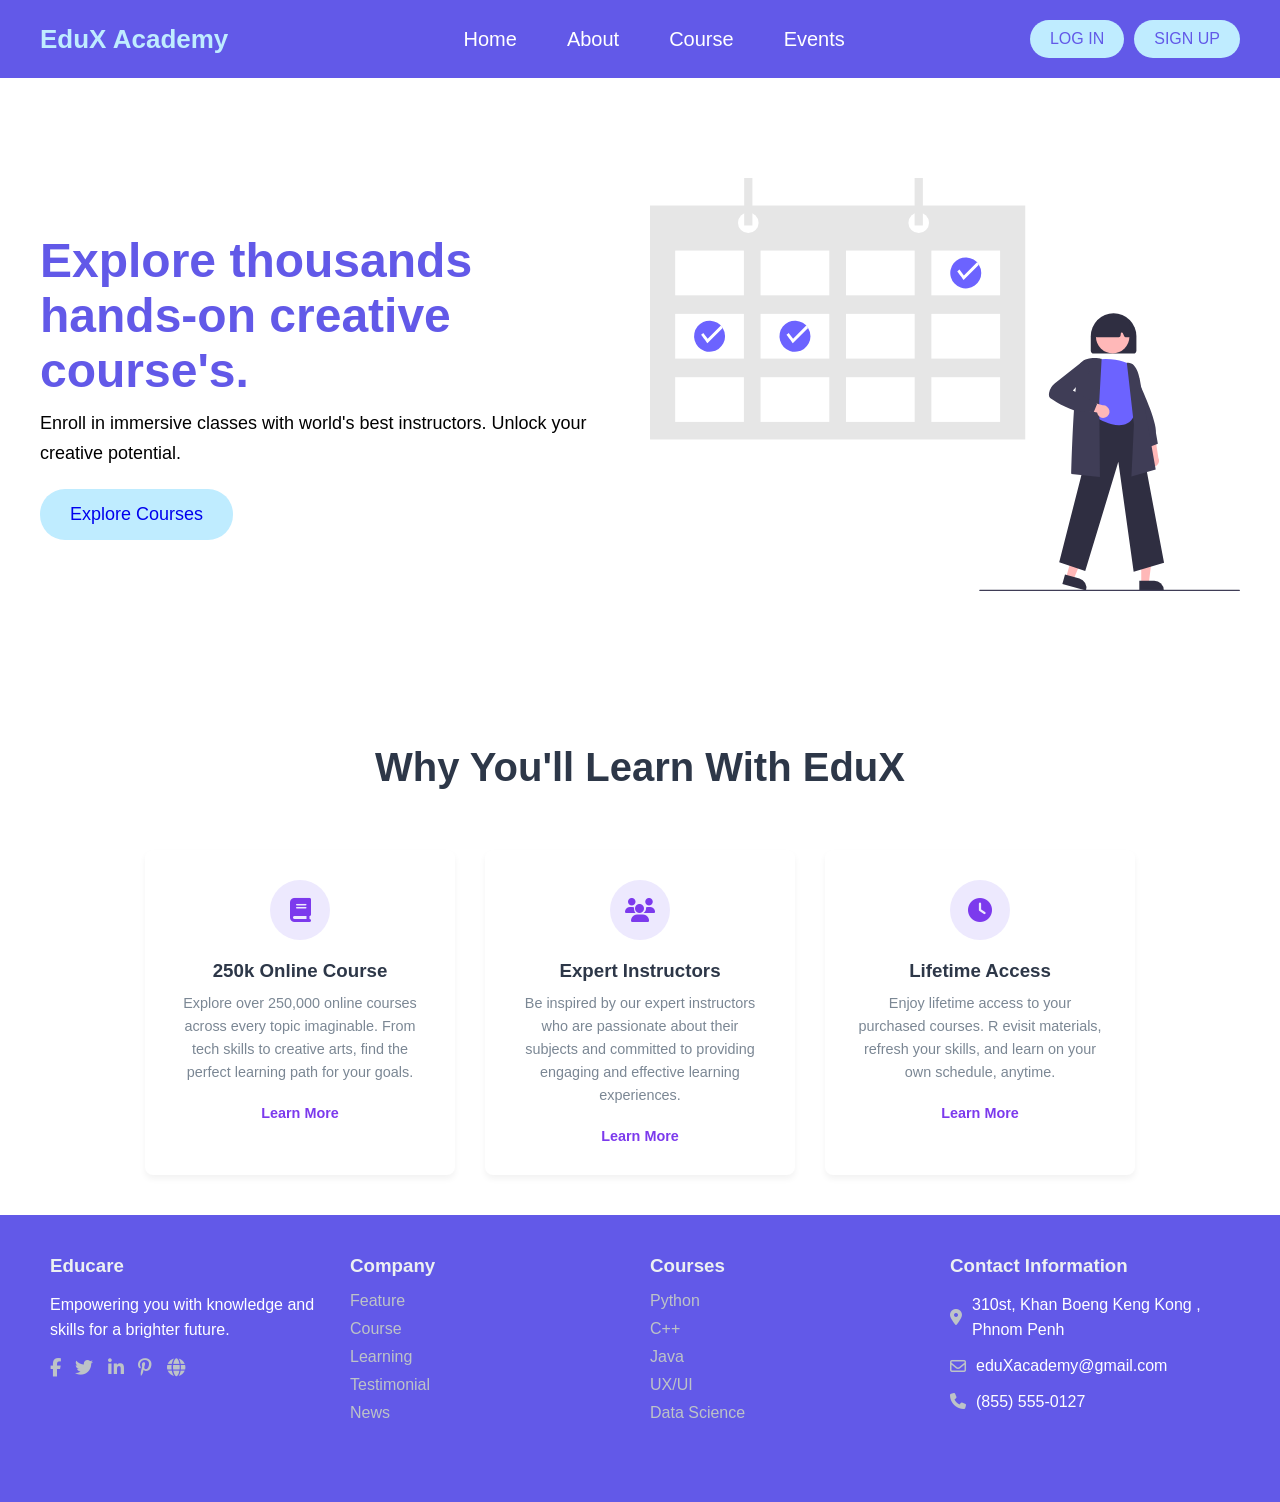
<file: index.html>
<!DOCTYPE html>
<html lang="en">
<head>
    <meta charset="UTF-8">
    <meta name="viewport" content="width=device-width, initial-scale=1.0">
    <title>EduX Academy</title>
    <link rel="stylesheet" href="styles.css">
    <link rel="stylesheet" href="https://cdnjs.cloudflare.com/ajax/libs/font-awesome/6.7.2/css/all.min.css" />
</head>
<body>
    <header>
        <nav class="navbar">
            <div class="logo">EduX Academy</div>
            <ul class="nav-links">
                <li><a href="index.html">Home</a></li>
                <li><a href="about.html">About</a></li>
                <li><a href="course.html">Course </a></li>
                <li><a href="events.html">Events</a></li>
            </ul>
            <div class="buttons-container">

                <a href="login.html">
                    <button class="enroll-button">LOG IN</button>
                </a>
                <a href="sign_up.html">
                    <button class="enroll-button">SIGN UP</button>
                </a>
            </div>
        </nav>
    </header>

<!-- main content -->
    <div class="main-container">
        <div class="hero-section">
            <div class="hero-text">
                <h1>Explore thousands <span>hands-on creative course's.</span></h1>
                <p>Enroll in immersive classes with world's best instructors. Unlock your creative potential.
                </p>
                <div class="hero-buttons">
                    <button class="btn1">
                    <a href="course.html">Explore Courses</a>
                    </button>
                </div>
            </div>
            <div class="hero-image">
                <img src="event.svg" alt="Online Education Illustration">
            </div>
        </div>
    
        <div class="container">
            <div class="top-section">
                <p></p>
                <h2>Why You'll Learn With EduX</h2>
                
            </div>
            <div class="features-grid">
                <div class="feature-card">
                    <div class="feature-icon">
                        <i class="fas fa-book"></i>
                    </div>
                    <h3 class="feature-title">250k Online Course</h3>
                    <p class="feature-description">Explore over 250,000 online courses across every topic imaginable. 
                        From tech skills to creative arts, find the perfect learning path for your goals.</p>
                    <a href="course.html" class="learn-more-link">Learn More</a>
                </div>
                <div class="feature-card">
                    <div class="feature-icon">
                        <i class="fas fa-users"></i>
                    </div>
                    <h3 class="feature-title">Expert Instructors</h3>
                    <p class="feature-description">Be inspired by our expert instructors who are passionate about their subjects and 
                        committed to providing engaging and effective learning experiences.</p>
                    <a href="course.html" class="learn-more-link">Learn More</a>
                </div>
                <div class="feature-card">
                    <div class="feature-icon">
                        <i class="fas fa-clock"></i>
                    </div>
                    <h3 class="feature-title">Lifetime Access</h3>
                    <p class="feature-description">Enjoy lifetime access to your purchased courses. R
                        evisit materials, refresh your skills, and learn on your own schedule, anytime.</p>
                    <a href="course.html" class="learn-more-link">Learn More</a>
                </div>
            </div>
        </div>
    </div>

<!-- footer -->
    <footer>
        <div class="footer-container">
            <div class="footer-section educare">
                <h3>Educare</h3>
                <p>Empowering you with knowledge and skills for a brighter future.</p>
                <div class="social-icons">
                    <a href="#"><i class="fab fa-facebook-f"></i></a>
                    <a href="#"><i class="fab fa-twitter"></i></a>
                    <a href="#"><i class="fab fa-linkedin-in"></i></a>
                    <a href="#"><i class="fab fa-pinterest-p"></i></a>
                    <a href="#"><i class="fas fa-globe"></i></a>
                </div>
            </div>
            <div class="footer-section company">
                <h3>Company</h3>
                <ul>
                    <li><a href="#">Feature</a></li>
                    <li><a href="#">Course</a></li>
                    <li><a href="#">Learning</a></li>
                    <li><a href="#">Testimonial</a></li>
                    <li><a href="#">News</a></li>
                </ul>
            </div>
            <div class="footer-section courses">
                <h3>Courses</h3>
                <ul>
                    <li><a href="#">Python</a></li>
                    <li><a href="#">C++</a></li>
                    <li><a href="#">Java</a></li>
                    <li><a href="#">UX/UI</a></li>
                    <li><a href="#">Data Science</a></li>
                </ul>
            </div>
            <div class="footer-section contact">
                <h3>Contact Information</h3>
                <p><i class="fas fa-map-marker-alt"></i> 310st, Khan Boeng Keng Kong , Phnom Penh</p>
                <p><i class="far fa-envelope"></i> eduXacademy@gmail.com</p>
                <p><i class="fas fa-phone"></i> (855) 555-0127</p>
            </div>
        </div>
    </footer>
        
</body>
</html>
</file>
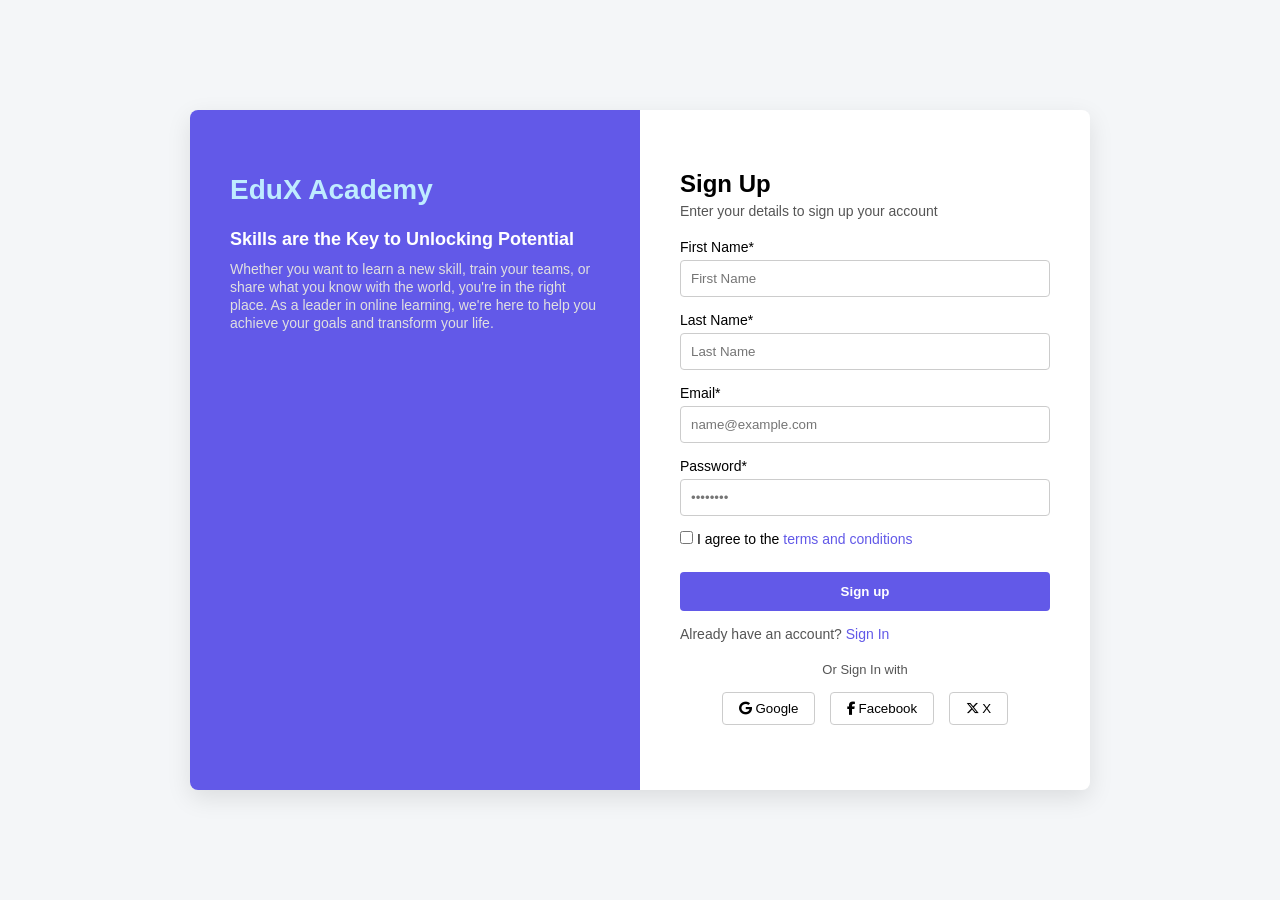
<file: sign_up.html>
<!DOCTYPE html>
<html lang="en">
<head>
  <meta charset="UTF-8" />
  <meta name="viewport" content="width=device-width, initial-scale=1.0"/>
  <title>EduX</title>
  <link rel="stylesheet" href="sign_up.css" />
  <link rel="stylesheet" href="https://cdnjs.cloudflare.com/ajax/libs/font-awesome/6.7.2/css/all.min.css" />
</head>
<body>
    <div class="container">
        <div class="left-side">
            <div class="branding">
                <h1>EduX Academy <br></h1>
                <h2>Skills are the Key to Unlocking Potential</h2>
                <small>Whether you want to learn a new skill, train your teams, 
                    or share what you know with the world, you're in the right place. 
                    As a leader in online learning, we're here to help you achieve your goals and transform your life.</small>
            </div>
        </div>
        <div class="right-side">
            <form class="form-box" action="/upload" enctype="multipart/form-data" method="post">
                <h2>Sign Up</h2>
                <p>Enter your details to sign up your account</p>

                <label>First Name*</label>
                <input type="text" placeholder="First Name" required />

                <label>Last Name*</label>
                <input type="text" placeholder="Last Name" required />

                <label>Email*</label>
                <input type="email" placeholder="name@example.com" required />

                <label>Password*</label>
                <input type="password" placeholder="••••••••" required />

                <label class="terms">
                <input type="checkbox" required /> I agree to the <a href="#">terms and conditions</a>
                </label>

                <button type="submit">Sign up</button>

                <p class="signin-link">Already have an account? <a href="#">Sign In</a></p>

                <div class="socials">
                    <p>Or Sign In with</p>
                    <button class="google"><i class="fab fa-google"></i> Google</button>
                    <button class="facebook"><i class="fab fa-facebook-f"></i> Facebook</button>
                    <button class="twitter"><i class="fab fa-x-twitter"></i> X</button>
                </div>
            </form>
        </div>
    </div>
</body>
</html>
</file>
<file: styles.css>
body {
    margin: 0;
    font-family: 'Poppin', sans-serif; /* Use the Inter font */
    /* display: flex;
    justify-content: center;*/
    align-items: center; 
}
*{
    margin: 0;
    padding: 0;
}
@media (max-width: 768px) { /* Styles for screens 768px wide or smaller */
    .container {
      width: 100%; /* Make the container full-width on smaller screens */
      padding: 10px; 
    }
}
header {
    background-color: #6259e8; /* Light background for the navbar */
    padding: 20px 0;
}

.navbar {
    display: flex;
    justify-content: space-between;
    align-items: center;
    max-width: 1200px; /* Maximum width of the navbar */
    margin: 0 auto; /* Center the navbar */
    padding: 0 20px; /* Add some horizontal padding */
}
.logo {
    font-size: 26px;
    font-weight: 600; /* Use a semi-bold font weight */
    color: #bfecff; /* Dark blue color for the logo */
}
.nav-links {
    list-style: none;
    display: flex;
    margin: 0;
    padding: 0;
}

.nav-links li {
    margin-left: 50px; /* Space between nav items */
}
.nav-links li a {
    text-decoration: none;
    color: #ffffff; 
    font-weight: 500;  
    font-size: 20px;
    transition: color 0.3s ease; /* Smooth color transition on hover */
}
.nav-links a:hover{
    color: #3896c9;
    text-decoration: underline;
    text-underline-offset: 1rem;
    text-decoration-color: black;
}
/* button log in and sign up */
.buttons-container {
    display: flex; /* Arrange buttons horizontally */
    align-items: center; /* Vertically align buttons if needed */
    gap: 10px; /* Add some space between the buttons */
}
.enroll-button {
    background-color: #bfecff; /* Green button */
    color: #6259e8;
    padding: 10px 20px;
    border: none;
    border-radius: 25px;
    cursor: pointer;
    font-size: 16px;
    transition: background-color 0.3s ease; /* Smooth background color transition */
    font-weight: 500; 
}
/* ----------------------------------------------*/

/* main content */
.content-image {
    display: flex;
    justify-content: flex-end; 
    align-items: center;    /* For vertical centering */
    /* margin-top: 10%;
    margin-right: 8%;  */
    
}
.content-image img {
    height: 400px; 
}

/* main content */
.hero-section {
    display: flex;
    align-items: center;
    justify-content: space-between; /* Pushes text and image to the edges */
    padding: 100px 20px; /* Increased padding, added horizontal padding */
    background-color: #ffffff; /* White background for the section */
    text-align: left; /* Aligns text to the left */
    max-width: 1200px; 
    margin: 0 auto; /* Centers the section horizontally */
    
}
.hero-text {
    flex: 1; /* Takes up available space */
    margin-right: 20px; /* Adds space between text and image */
}
.hero-text h1 {
    font-size: 2.5rem; /* Larger heading */
    color: #000000; /* Example color: Coral */
    margin-bottom: 10px;
}
.hero-text h1 {
    font-size: 48px; /* Larger heading */
    color: #6259e8; /* Example color: Coral */
    margin-bottom: 10px;
}
.hero-text p {
    font-size: 18px;
    color: #000000; /* Darker text for better readability */
    line-height: 1.7; /* Improved line height for readability */
    margin-bottom: 20px;
}
.hero-buttons {
    display: flex;
    gap: 10px; /* Space between buttons */
}
.hero-image {
    flex: 1; /* Takes up available space */
    text-align: right; /* Align image to the right */
}
.hero-image img {
    max-width: 100%; /* Ensure image doesn't exceed its container */
    height: auto; /* Maintain aspect ratio */
}

.btn1 {
    background-color: #bfecff; 
    color: #6259e8;
    padding: 15px 30px;
    border: none;
    border-radius: 25px;
    cursor: pointer;
    font-size: 18px;
    transition: background-color 0.3s ease; /* Smooth background color transition */
    font-weight: 500; /* Medium font weight for the button */
}

.btn1 a {
    text-decoration: none;
}
/* ----------------------------------------------*/
/* .info-icons {
    display: flex;
    gap: 40px;
}

.info-icon {
    display: flex;
    align-items: center;
    gap: 12px;
}

.info-icon img {
    width: 24px;
    height: 24px;
}
.info-icon span {
    font-size: 14px;
    color: #4b5563;
} */
/* ----------------------------------------------*/
.main-container{
    align-content: center;
    justify-items: center;
}
.container {
    max-width: 1200px;
    padding: 40px;
    text-align: center;
}

.top-section {
    margin-bottom: 60px;
}

.top-section p {
    color: #7b8794;
    margin-bottom: 10px;
}

.top-section h2 {
    color: #2d3748;
    font-size: 2.5rem;
    margin-top: 0;
    margin-bottom: 15px;
}

.features-grid {
    display: flex;
    gap: 30px;
    justify-content: center;
}

.feature-card {
    background-color: #fff;
    border-radius: 8px;
    padding: 30px;
    text-align: center;
    box-shadow: 0 4px 6px rgba(0, 0, 0, 0.05);
    width: 250px; /* Adjust width as needed */
}

.feature-icon {
    background-color: #ede9fe;
    color: #7c3aed;
    border-radius: 50%;
    width: 60px;
    height: 60px;
    display: flex;
    justify-content: center;
    align-items: center;
    margin: 0 auto 20px;
    font-size: 1.5rem; /* Adjust icon size */
}
.feature-card:hover:hover {
    transform: translateY(-5px); /* Move the card up by 5 pixels on hover */
    box-shadow: 0 8px 12px rgba(0, 0, 0, 0.2); /* Slightly stronger shadow on hover */
}

.feature-title {
    color: #2d3748;
    font-weight: bold;
    margin-bottom: 10px;
}

.feature-description {
    color: #7b8794;
    font-size: 0.9rem;
    line-height: 1.6;
    margin-bottom: 20px;
}

.learn-more-link {
    color: #7c3aed;
    text-decoration: none;
    font-weight: bold;
    font-size: 0.9rem;
}

.learn-more-link:hover {
    text-decoration: underline;
}

/* Placeholder for icons - using text for simplicity */
.icon-book::before {
    content: "\f02d"; /* Font Awesome book icon */
    font-family: "Font Awesome 5 Free";
    font-weight: 900;
}

.icon-users::before {
    content: "\f0c0"; /* Font Awesome users icon */
    font-family: "Font Awesome 5 Free";
    font-weight: 900;
}

.icon-clock::before {
    content: "\f017"; /* Font Awesome clock icon */
    font-family: "Font Awesome 5 Free";
    font-weight: 900;
}

/* footer */
footer {
    background-color: #6259e8; 
    color: #fff; 
    padding: 40px 20px; /* Add some padding */
  }
  
.footer-container {
    max-width: 1200px; /* Limit width for larger screens */
    margin: 0 auto; /* Center the container */
    display: flex; /* Use flexbox for layout */
    flex-wrap: wrap; /* Allow items to wrap on smaller screens */
    justify-content: space-around; /* Distribute space evenly */
}
.footer-section {
    margin-bottom: 30px; /* Add spacing between sections */
    width: calc(50% - 20px); /* Two columns on medium screens */
  }
  
@media (min-width: 768px) {
.footer-section {
    width: calc(25% - 20px); /* Four columns on larger screens */
}
}
  
.footer-section h3 {
    margin-top: 0;
    margin-bottom: 15px;
    color: #ecf0f1; 
}
  
.footer-section p {
    line-height: 1.6;
    margin-bottom: 15px;
}
  
.footer-section ul {
    list-style: none;
    padding: 0;
    margin: 0;
}
  
.footer-section ul li {
    margin-bottom: 10px;
}
  
.footer-section ul li a {
    color: #bdc3c7; 
    text-decoration: none;
    transition: color 0.3s ease;
}
  
.footer-section ul li a:hover {
    color: #fff; /* White on hover */
}
  
.social-icons a {
    display: inline-block;
    margin-right: 10px;
    font-size: 18px;
    color: #bdc3c7;
    text-decoration: none;
    transition: color 0.3s ease;
}
  
.social-icons a:hover {
    color: #fff;
}
  
.contact p {
    display: flex;
    align-items: center;
    margin-bottom: 10px;
}
  
.contact i {
    margin-right: 10px;
    font-size: 16px;
    color: #bdc3c7;
}
</file>
<file: sign_up.css>
* {
    box-sizing: border-box;
    font-family: 'Poppin', sans-serif;
    margin: 0;
    padding: 0;
  }
  
  body {
    background: #f4f6f8;
    display: flex;
    justify-content: center;
    align-items: center;
    height: 100%;
     
    min-height: 100vh;
  }
  
  .container {
    display: flex;
    max-width: 900px;
    background: #fff;
    border-radius: 8px;
    overflow: hidden;
    box-shadow: 0 8px 24px rgba(0, 0, 0, 0.1);
  }
  
  .left-side {
    background-color: #6259e8;
    color: white;
    width: 50%;
    padding: 60px 40px;
  }
  
  .branding h1 {
    font-size: 28px;
    line-height: 1.4;
    color: #bfecff;
  }
  
  
  .branding h2 {
    font-size: 18px;
    margin: 20px 0 10px;
  }
  
  .branding small {
    font-size: 14px;
    color: #e0e0e0;
  }
  
  .right-side {
    width: 50%;
    padding: 60px 40px;
  }
  
  .form-box h2 {
    font-size: 24px;
    margin-bottom: 5px;
  }
  
  .form-box p {
    font-size: 14px;
    color: #555;
    margin-bottom: 20px;
  }
  
  .form-box label {
    font-size: 14px;
    margin-top: 15px;
    display: block;
  }
  
  .form-box input[type="text"],
  .form-box input[type="email"],
  .form-box input[type="password"] {
    width: 100%;
    padding: 10px;
    margin-top: 5px;
    border: 1px solid #ccc;
    border-radius: 4px;
  }
  
  .terms {
    font-size: 13px;
    margin: 15px 0;
  }
  
  .terms a {
    color: #6259e8;
    text-decoration: none;
  }
  
  button[type="submit"] {
    background-color: #6259e8;
    color: white;
    width: 100%;
    padding: 12px;
    border: none;
    border-radius: 4px;
    margin-top: 10px;
    font-weight: bold;
    cursor: pointer;
  }
  
  button[type="submit"]:hover {
    background-color: #6259e8;
  }
  
  .signin-link {
    font-size: 14px;
    margin-top: 15px;
  }
  
  .signin-link a {
    color: #6259e8;
    text-decoration: none;
  }
  
  .socials {
    text-align: center;
    margin-top: 20px;
  }
  
  .socials p {
    margin-bottom: 10px;
    font-size: 13px;
  }
  
  .socials button {
    margin: 5px;
    padding: 8px 16px;
    border: 1px solid #ccc;
    border-radius: 4px;
    background: white;
    cursor: pointer;
  }
  
  .socials button:hover {
    background-color: #f0f0f0;
  }
  

  @media (max-width: 767px) {
    .container {
      flex-direction: column; /* Stack left and right sides vertically */
    }
  
    .left-side {
      flex-basis: 100%; /* Take full width */
      padding: 30px; /* Adjust padding for smaller screens */
    }
  
    .right-side {
      flex-basis: 100%; /* Take full width */
      padding: 20px; /* Adjust padding for smaller screens */
    }
  }
</file>
